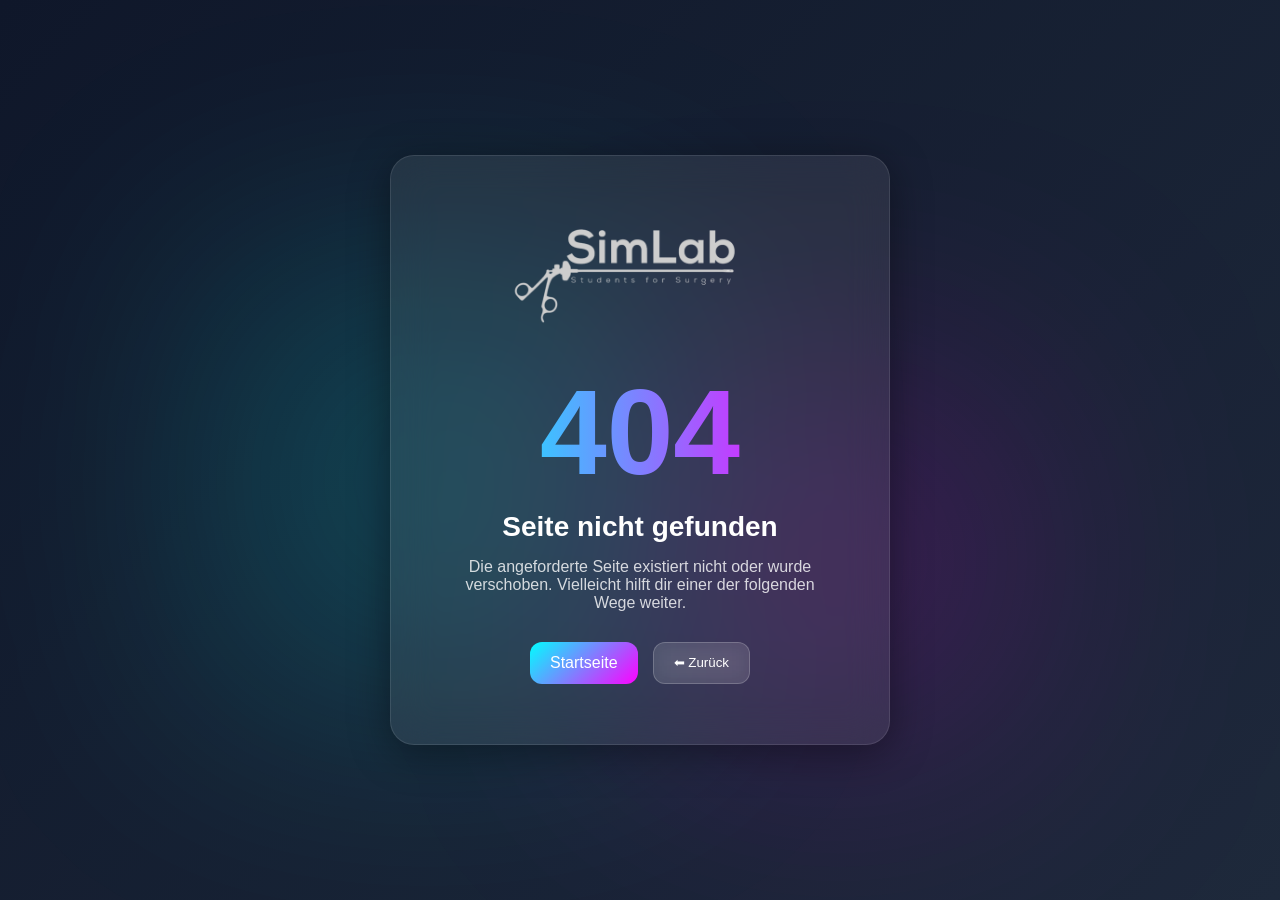
<file: error404.html>
<!DOCTYPE html>
<html lang="de">
<head>
    <meta charset="UTF-8">
    <meta name="viewport" content="width=device-width, initial-scale=1.0">
    <title>404 – Seite nicht gefunden</title>
    <link rel="icon" type="image/png" href="./icons/favicon-96x96.png?v=20260426" sizes="96x96" />
    <link rel="icon" type="image/svg+xml" href="./icons/favicon.svg?v=20260426" />
    <link rel="shortcut icon" href="./icons/favicon.ico?v=20260426" />
    <link rel="apple-touch-icon" sizes="180x180" href="./icons/apple-touch-icon.png?v=20260426" />
    <meta name="apple-mobile-web-app-title" content="SimLab" />
    <link rel="manifest" href="./icons/site.webmanifest?v=20260426" />
</head>
<body>

<div class="bg"></div>

<main class="glass-container">
    <div class="glass-card">

        <img src="images/logo.png" alt="SimLab Logo" style="width: 400px; margin-bottom: 20px;">

        <h1 class="error-code">404</h1>
        <h2>Seite nicht gefunden</h2>

        <p>
            Die angeforderte Seite existiert nicht oder wurde verschoben.
            Vielleicht hilft dir einer der folgenden Wege weiter.
        </p>

        <div class="actions">
            <a href="/" class="btn primary">Startseite</a>
            <button onclick="history.back()" class="btn">⬅ Zurück</button>
        </div>

    </div>
</main>

<style>
* {
    margin: 0;
    padding: 0;
    box-sizing: border-box;
}

body {
    font-family: "Inter", sans-serif;
    height: 100vh;
    background: linear-gradient(135deg, #0f172a, #1e293b);
    color: white;
    overflow: hidden;
}

/* Hintergrund Glow */
.bg::before {
    content: "";
    position: absolute;
    width: 600px;
    height: 600px;
    background: radial-gradient(circle, rgba(0, 255, 255, 0.2), transparent);
    top: 20%;
    left: 10%;
    filter: blur(100px);
    animation: float 8s ease-in-out infinite;
}

.bg::after {
    content: "";
    position: absolute;
    width: 500px;
    height: 500px;
    background: radial-gradient(circle, rgba(255, 0, 255, 0.2), transparent);
    bottom: 10%;
    right: 15%;
    filter: blur(120px);
    animation: float 10s ease-in-out infinite reverse;
}

/* Animation */
@keyframes float {
    0%, 100% { transform: translateY(0); }
    50% { transform: translateY(-40px); }
}

/* Layout */
.glass-container {
    display: flex;
    justify-content: center;
    align-items: center;
    height: 100%;
}

/* Glass Card */
.glass-card {
    backdrop-filter: blur(20px);
    background: rgba(255, 255, 255, 0.08);
    border-radius: 24px;
    padding: 60px;
    text-align: center;
    box-shadow: 0 8px 40px rgba(0,0,0,0.4);
    border: 1px solid rgba(255,255,255,0.1);
    max-width: 500px;
}

/* Typo */
.error-code {
    font-size: 120px;
    font-weight: 800;
    background: linear-gradient(90deg, cyan, magenta);
    -webkit-background-clip: text;
    -webkit-text-fill-color: transparent;
    margin-bottom: 10px;
}

h2 {
    font-size: 28px;
    margin-bottom: 15px;
}

p {
    opacity: 0.8;
    margin-bottom: 30px;
}

/* Buttons */
.actions {
    display: flex;
    gap: 15px;
    justify-content: center;
}

.btn {
    padding: 12px 20px;
    border-radius: 12px;
    text-decoration: none;
    color: white;
    background: rgba(255,255,255,0.1);
    backdrop-filter: blur(10px);
    transition: 0.3s;
    border: 1px solid rgba(255,255,255,0.2);
    cursor: pointer;
}

.btn:hover {
    transform: translateY(-3px);
    background: rgba(255,255,255,0.2);
}

.btn.primary {
    background: linear-gradient(135deg, cyan, magenta);
    border: none;
}
</style>

<script>
    setTimeout(() => {
        // Optional Redirect nach 10 Sekunden
        // window.location.href = "/";
    }, 10000);
</script>

</body>
</html>
</file>
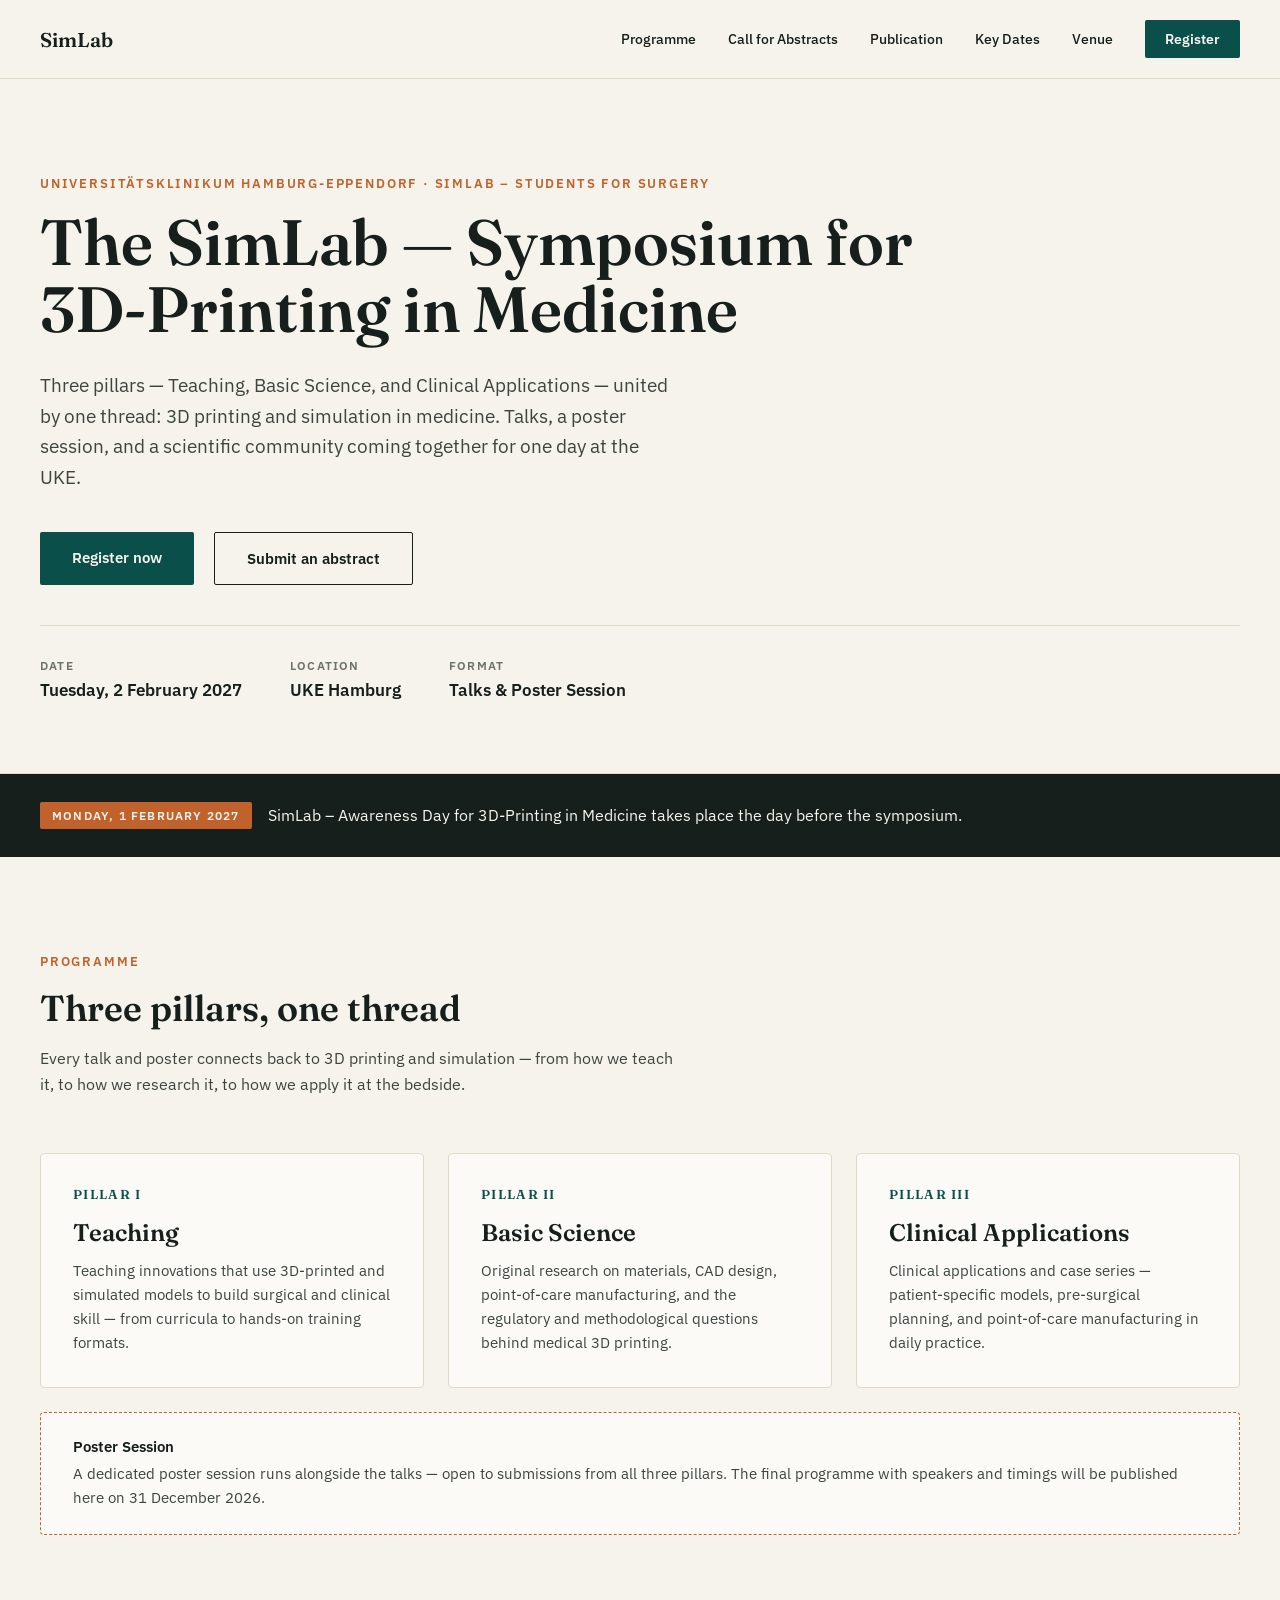
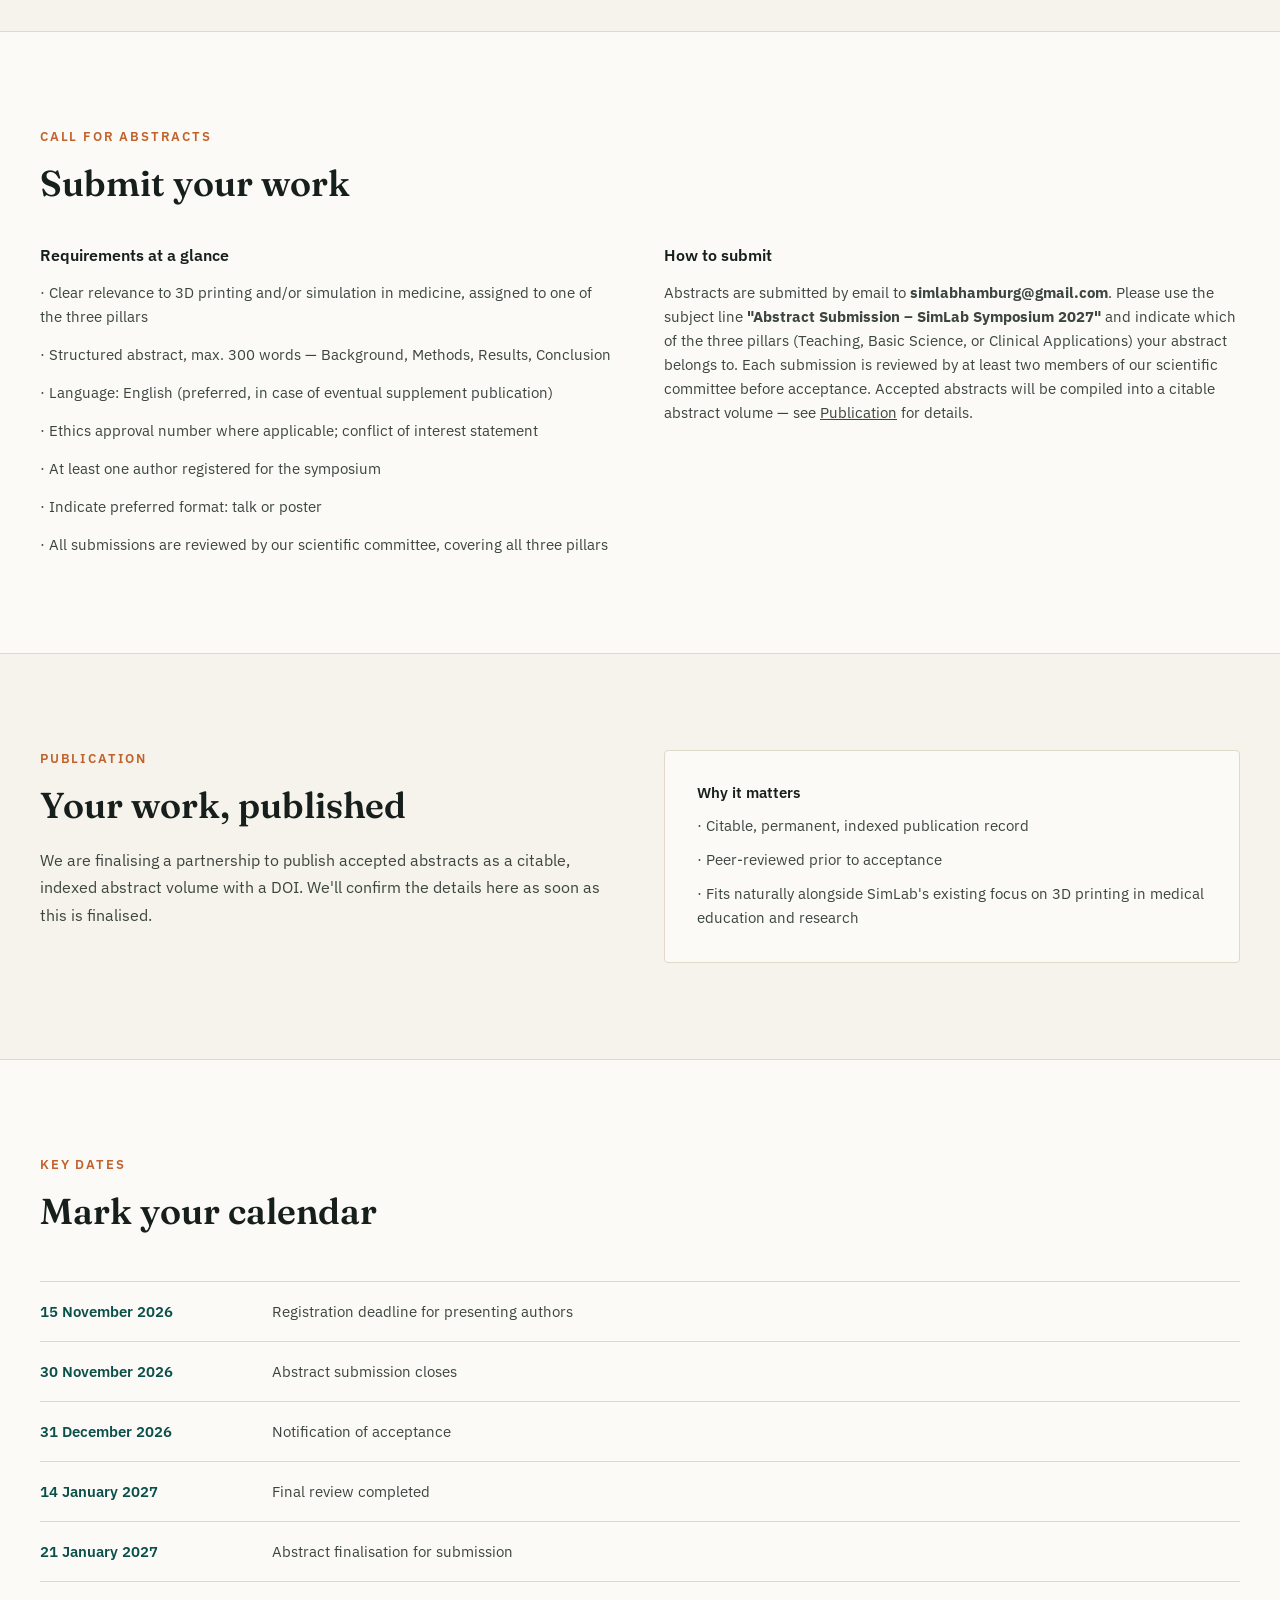
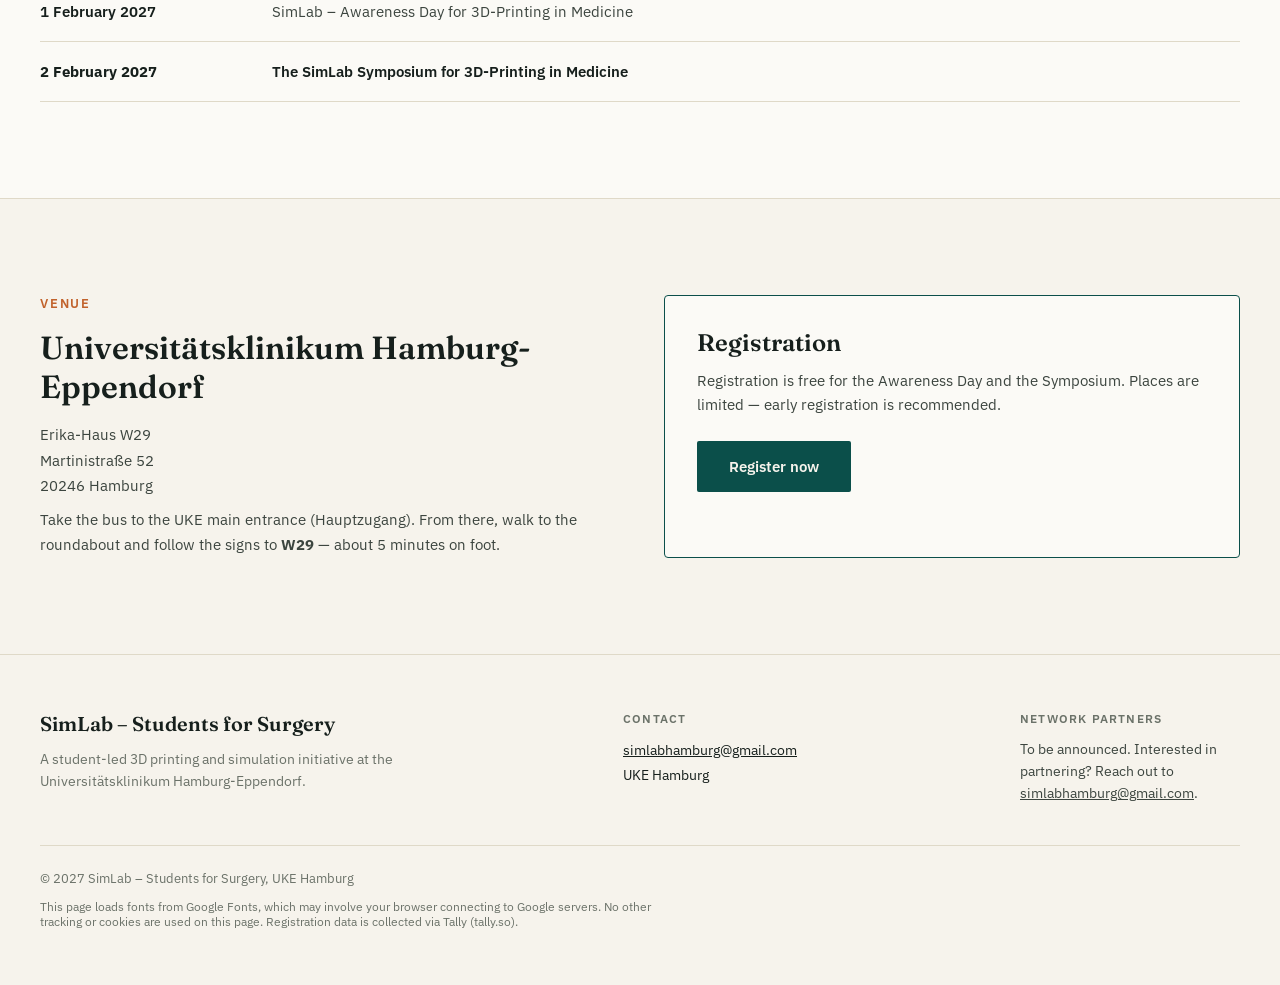
<file: simlab-symposium.html>
<!doctype html>
<html lang="en">
<head>
<meta charset="utf-8">
<meta name="viewport" content="width=device-width, initial-scale=1, viewport-fit=cover">
<title>The SimLab Symposium for 3D-Printing in Medicine</title>
<link rel="preconnect" href="https://fonts.googleapis.com">
<link rel="preconnect" href="https://fonts.gstatic.com" crossorigin>
<link href="https://fonts.googleapis.com/css2?family=Fraunces:opsz,wght@9..144,400;9..144,500;9..144,600;9..144,700&family=IBM+Plex+Sans:wght@400;500;600&display=swap" rel="stylesheet">
<style>
  :root{
    --bg:#F6F3EC; --bg-alt:#FBFAF6; --ink:#161F1C; --muted:#3C453F; --faint:#6B7269;
    --line:#DFD9C8; --teal:#0B4F4A; --teal-dark:#0E403C; --clay:#C1622C;
  }
  *{box-sizing:border-box;}
  body{margin:0;background:var(--bg);font-family:'IBM Plex Sans',system-ui,sans-serif;color:var(--ink);}
  a{color:inherit;text-decoration:none;}
  .wrap{width:100%;max-width:1280px;margin:0 auto;}
  .eyebrow{font-size:13px;font-weight:600;letter-spacing:0.14em;text-transform:uppercase;color:var(--clay);margin-bottom:16px;}
  h1,h2{font-family:'Fraunces',serif;font-weight:600;margin:0;}
  .btn{display:inline-block;padding:16px 32px;border-radius:2px;font-weight:600;font-size:15px;}
  .btn-primary{background:var(--teal);color:var(--bg);}
  .btn-primary:hover{background:var(--teal-dark);}
  .btn-ghost{border:1.5px solid var(--ink);}
  .btn-ghost:hover{background:var(--ink);color:var(--bg);}
  .section{padding:96px 40px;border-bottom:1px solid var(--line);}
  .card{border:1.5px solid var(--line);border-radius:4px;padding:32px;background:var(--bg-alt);}
  .card:hover{border-color:var(--teal);}
  .grid3{display:grid;grid-template-columns:repeat(3,minmax(0,1fr));gap:24px;}
  .grid2{display:grid;grid-template-columns:repeat(2,minmax(0,1fr));gap:48px;}
  nav a:hover{color:var(--clay);}
  .date-row{display:flex;gap:32px;padding:20px 0;border-top:1px solid var(--line);align-items:baseline;flex-wrap:wrap;}
  .date-row .label{width:200px;flex-shrink:0;font-weight:600;font-size:15px;color:var(--teal);}
  @media (max-width:800px){
    .grid3,.grid2{grid-template-columns:1fr;}
    h1{font-size:40px !important;}
    .section{padding:64px 20px;}
    nav .links{display:none;}
  }
</style>
</head>
<body>

<div style="position:sticky;top:0;z-index:10;background:rgba(246,243,236,0.94);backdrop-filter:blur(6px);border-bottom:1px solid var(--line);">
  <nav class="wrap" style="display:flex;align-items:center;justify-content:space-between;padding:20px 40px;">
    <div style="font-family:'Fraunces',serif;font-weight:600;font-size:20px;">SimLab</div>
    <div class="links" style="display:flex;gap:32px;align-items:center;font-size:14px;font-weight:500;">
      <a href="#programme">Programme</a>
      <a href="#abstracts">Call for Abstracts</a>
      <a href="#publication">Publication</a>
      <a href="#dates">Key Dates</a>
      <a href="#venue">Venue</a>
      <a href="https://tally.so/r/vGRpgl" style="background:var(--teal);color:var(--bg);padding:10px 20px;border-radius:2px;font-weight:600;">Register</a>
    </div>
  </nav>
</div>

<div class="wrap">

  <header class="section" style="padding-top:96px;padding-bottom:72px;">
    <div class="eyebrow">Universitätsklinikum Hamburg-Eppendorf &middot; SimLab &ndash; Students for Surgery</div>
    <h1 style="font-size:64px;line-height:1.05;margin-bottom:28px;max-width:900px;">The SimLab &mdash; Symposium for 3D-Printing in Medicine</h1>
    <p style="font-size:19px;line-height:1.6;max-width:640px;color:var(--muted);margin:0 0 40px 0;">Three pillars &mdash; Teaching, Basic Science, and Clinical Applications &mdash; united by one thread: 3D printing and simulation in medicine. Talks, a poster session, and a scientific community coming together for one day at the UKE.</p>
    <div style="display:flex;gap:20px;flex-wrap:wrap;margin-bottom:40px;">
      <a href="https://tally.so/r/vGRpgl" class="btn btn-primary">Register now</a>
      <a href="#abstracts" class="btn btn-ghost">Submit an abstract</a>
    </div>
    <div style="display:flex;gap:48px;flex-wrap:wrap;padding-top:32px;border-top:1px solid var(--line);">
      <div>
        <div style="font-size:12px;font-weight:600;letter-spacing:0.1em;text-transform:uppercase;color:var(--faint);margin-bottom:6px;">Date</div>
        <div style="font-size:17px;font-weight:600;">Tuesday, 2 February 2027</div>
      </div>
      <div>
        <div style="font-size:12px;font-weight:600;letter-spacing:0.1em;text-transform:uppercase;color:var(--faint);margin-bottom:6px;">Location</div>
        <div style="font-size:17px;font-weight:600;">UKE Hamburg</div>
      </div>
      <div>
        <div style="font-size:12px;font-weight:600;letter-spacing:0.1em;text-transform:uppercase;color:var(--faint);margin-bottom:6px;">Format</div>
        <div style="font-size:17px;font-weight:600;">Talks &amp; Poster Session</div>
      </div>
    </div>
  </header>

  <div style="background:var(--ink);color:var(--bg);padding:28px 40px;display:flex;align-items:center;gap:16px;flex-wrap:wrap;">
    <span style="font-size:12px;font-weight:600;letter-spacing:0.1em;text-transform:uppercase;background:var(--clay);padding:6px 12px;border-radius:2px;">Monday, 1 February 2027</span>
    <span style="font-size:16px;">SimLab &ndash; Awareness Day for 3D-Printing in Medicine takes place the day before the symposium.</span>
  </div>

  <section id="programme" class="section">
    <div class="eyebrow">Programme</div>
    <h2 style="font-size:36px;margin-bottom:16px;max-width:640px;">Three pillars, one thread</h2>
    <p style="font-size:16px;line-height:1.6;color:var(--muted);max-width:640px;margin:0 0 56px 0;">Every talk and poster connects back to 3D printing and simulation &mdash; from how we teach it, to how we research it, to how we apply it at the bedside.</p>
    <div class="grid3">
      <div class="card">
        <div style="font-family:'Fraunces',serif;font-size:13px;font-weight:600;letter-spacing:0.1em;text-transform:uppercase;color:var(--teal);margin-bottom:16px;">Pillar I</div>
        <div style="font-family:'Fraunces',serif;font-weight:600;font-size:24px;margin-bottom:12px;">Teaching</div>
        <div style="font-size:15px;line-height:1.6;color:var(--muted);">Teaching innovations that use 3D-printed and simulated models to build surgical and clinical skill &mdash; from curricula to hands-on training formats.</div>
      </div>
      <div class="card">
        <div style="font-family:'Fraunces',serif;font-size:13px;font-weight:600;letter-spacing:0.1em;text-transform:uppercase;color:var(--teal);margin-bottom:16px;">Pillar II</div>
        <div style="font-family:'Fraunces',serif;font-weight:600;font-size:24px;margin-bottom:12px;">Basic Science</div>
        <div style="font-size:15px;line-height:1.6;color:var(--muted);">Original research on materials, CAD design, point-of-care manufacturing, and the regulatory and methodological questions behind medical 3D printing.</div>
      </div>
      <div class="card">
        <div style="font-family:'Fraunces',serif;font-size:13px;font-weight:600;letter-spacing:0.1em;text-transform:uppercase;color:var(--teal);margin-bottom:16px;">Pillar III</div>
        <div style="font-family:'Fraunces',serif;font-weight:600;font-size:24px;margin-bottom:12px;">Clinical Applications</div>
        <div style="font-size:15px;line-height:1.6;color:var(--muted);">Clinical applications and case series &mdash; patient-specific models, pre-surgical planning, and point-of-care manufacturing in daily practice.</div>
      </div>
    </div>
    <div style="margin-top:24px;border:1.5px dashed var(--clay);border-radius:4px;padding:24px 32px;background:var(--bg-alt);">
      <div style="font-weight:600;font-size:15px;margin-bottom:6px;">Poster Session</div>
      <div style="font-size:15px;line-height:1.6;color:var(--muted);">A dedicated poster session runs alongside the talks &mdash; open to submissions from all three pillars. The final programme with speakers and timings will be published here on 31 December 2026.</div>
    </div>
  </section>

  <section id="abstracts" class="section" style="background:var(--bg-alt);">
    <div class="eyebrow">Call for Abstracts</div>
    <h2 style="font-size:36px;margin-bottom:40px;max-width:640px;">Submit your work</h2>
    <div class="grid2">
      <div>
        <div style="font-weight:600;font-size:16px;margin-bottom:16px;">Requirements at a glance</div>
        <div style="display:flex;flex-direction:column;gap:14px;font-size:15px;line-height:1.6;color:var(--muted);">
          <div>&middot; Clear relevance to 3D printing and/or simulation in medicine, assigned to one of the three pillars</div>
          <div>&middot; Structured abstract, max. 300 words &mdash; Background, Methods, Results, Conclusion</div>
          <div>&middot; Language: English (preferred, in case of eventual supplement publication)</div>
          <div>&middot; Ethics approval number where applicable; conflict of interest statement</div>
          <div>&middot; At least one author registered for the symposium</div>
          <div>&middot; Indicate preferred format: talk or poster</div>
          <div>&middot; All submissions are reviewed by our scientific committee, covering all three pillars</div>
        </div>
      </div>
      <div style="display:flex;flex-direction:column;justify-content:space-between;">
        <div>
          <div style="font-weight:600;font-size:16px;margin-bottom:16px;">How to submit</div>
          <div style="font-size:15px;line-height:1.6;color:var(--muted);margin-bottom:24px;">Abstracts are submitted by email to <strong>simlabhamburg@gmail.com</strong>. Please use the subject line <strong>"Abstract Submission &ndash; SimLab Symposium 2027"</strong> and indicate which of the three pillars (Teaching, Basic Science, or Clinical Applications) your abstract belongs to. Each submission is reviewed by at least two members of our scientific committee before acceptance. Accepted abstracts will be compiled into a citable abstract volume &mdash; see <a href="#publication" style="text-decoration:underline;">Publication</a> for details.</div>
        </div>
      </div>
    </div>
  </section>

  <section id="publication" class="section">
    <div class="grid2" style="align-items:start;">
      <div>
        <div class="eyebrow">Publication</div>
        <h2 style="font-size:36px;margin-bottom:20px;">Your work, published</h2>
        <p style="font-size:16px;line-height:1.7;color:var(--muted);margin:0;">We are finalising a partnership to publish accepted abstracts as a citable, indexed abstract volume with a DOI. We'll confirm the details here as soon as this is finalised.</p>
      </div>
      <div class="card">
        <div style="font-weight:600;font-size:15px;margin-bottom:12px;">Why it matters</div>
        <div style="display:flex;flex-direction:column;gap:10px;font-size:15px;line-height:1.6;color:var(--muted);">
          <div>&middot; Citable, permanent, indexed publication record</div>
          <div>&middot; Peer-reviewed prior to acceptance</div>
          <div>&middot; Fits naturally alongside SimLab's existing focus on 3D printing in medical education and research</div>
        </div>
      </div>
    </div>
  </section>

  <section id="dates" class="section" style="background:var(--bg-alt);">
    <div class="eyebrow">Key Dates</div>
    <h2 style="font-size:36px;margin-bottom:48px;">Mark your calendar</h2>
    <div>
      <div class="date-row"><div class="label">15 November 2026</div><div style="font-size:15px;color:var(--muted);">Registration deadline for presenting authors</div></div>
      <div class="date-row"><div class="label">30 November 2026</div><div style="font-size:15px;color:var(--muted);">Abstract submission closes</div></div>
      <div class="date-row"><div class="label">31 December 2026</div><div style="font-size:15px;color:var(--muted);">Notification of acceptance</div></div>
      <div class="date-row"><div class="label">14 January 2027</div><div style="font-size:15px;color:var(--muted);">Final review completed</div></div>
      <div class="date-row"><div class="label">21 January 2027</div><div style="font-size:15px;color:var(--muted);">Abstract finalisation for submission</div></div>
      <div class="date-row"><div class="label" style="color:var(--ink);">1 February 2027</div><div style="font-size:15px;color:var(--muted);">SimLab &ndash; Awareness Day for 3D-Printing in Medicine</div></div>
      <div class="date-row" style="border-bottom:1px solid var(--line);"><div class="label" style="color:var(--ink);font-weight:700;">2 February 2027</div><div style="font-size:15px;font-weight:600;">The SimLab Symposium for 3D-Printing in Medicine</div></div>
    </div>
  </section>

  <section id="venue" class="section">
    <div class="grid2">
      <div>
        <div class="eyebrow">Venue</div>
        <h2 style="font-size:32px;margin-bottom:16px;">Universitätsklinikum Hamburg-Eppendorf</h2>
        <p style="font-size:15px;line-height:1.7;color:var(--muted);margin:0 0 8px 0;">Erika-Haus W29<br>Martinistraße 52<br>20246 Hamburg</p>
        <p style="font-size:15px;line-height:1.7;color:var(--muted);margin:0;">Take the bus to the UKE main entrance (Hauptzugang). From there, walk to the roundabout and follow the signs to <strong>W29</strong> &mdash; about 5 minutes on foot.</p>
      </div>
      <div id="register" class="card" style="border-color:var(--teal);">
        <div style="font-family:'Fraunces',serif;font-weight:600;font-size:24px;margin-bottom:12px;">Registration</div>
        <p style="font-size:15px;line-height:1.6;color:var(--muted);margin:0 0 24px 0;">Registration is free for the Awareness Day and the Symposium. Places are limited &mdash; early registration is recommended.</p>
        <a href="https://tally.so/r/vGRpgl" class="btn btn-primary">Register now</a>
      </div>
    </div>
  </section>

  <footer style="padding:56px 40px;">
    <div style="display:flex;justify-content:space-between;flex-wrap:wrap;gap:32px;margin-bottom:40px;">
      <div style="max-width:360px;">
        <div style="font-family:'Fraunces',serif;font-weight:600;font-size:20px;margin-bottom:12px;">SimLab &ndash; Students for Surgery</div>
        <div style="font-size:14px;line-height:1.6;color:var(--faint);">A student-led 3D printing and simulation initiative at the Universitätsklinikum Hamburg-Eppendorf.</div>
      </div>
      <div>
        <div style="font-size:12px;font-weight:600;letter-spacing:0.1em;text-transform:uppercase;color:var(--faint);margin-bottom:12px;">Contact</div>
        <div style="font-size:14px;line-height:1.8;">
          <div><a href="mailto:simlabhamburg@gmail.com" style="text-decoration:underline;">simlabhamburg@gmail.com</a></div>
          <div>UKE Hamburg</div>
        </div>
      </div>
      <div>
        <div style="font-size:12px;font-weight:600;letter-spacing:0.1em;text-transform:uppercase;color:var(--faint);margin-bottom:12px;">Network Partners</div>
        <div style="font-size:14px;line-height:1.6;color:var(--muted);max-width:220px;">To be announced. Interested in partnering? Reach out to <a href="mailto:simlabhamburg@gmail.com" style="text-decoration:underline;">simlabhamburg@gmail.com</a>.</div>
      </div>
    </div>
    <div style="border-top:1px solid var(--line);padding-top:24px;font-size:13px;color:var(--faint);">&copy; 2027 SimLab &ndash; Students for Surgery, UKE Hamburg</div>
    <div style="padding-top:12px;font-size:12px;color:var(--faint);max-width:640px;">This page loads fonts from Google Fonts, which may involve your browser connecting to Google servers. No other tracking or cookies are used on this page. Registration data is collected via Tally (tally.so).</div>
  </footer>

</div>
</body>
</html>
</file>
